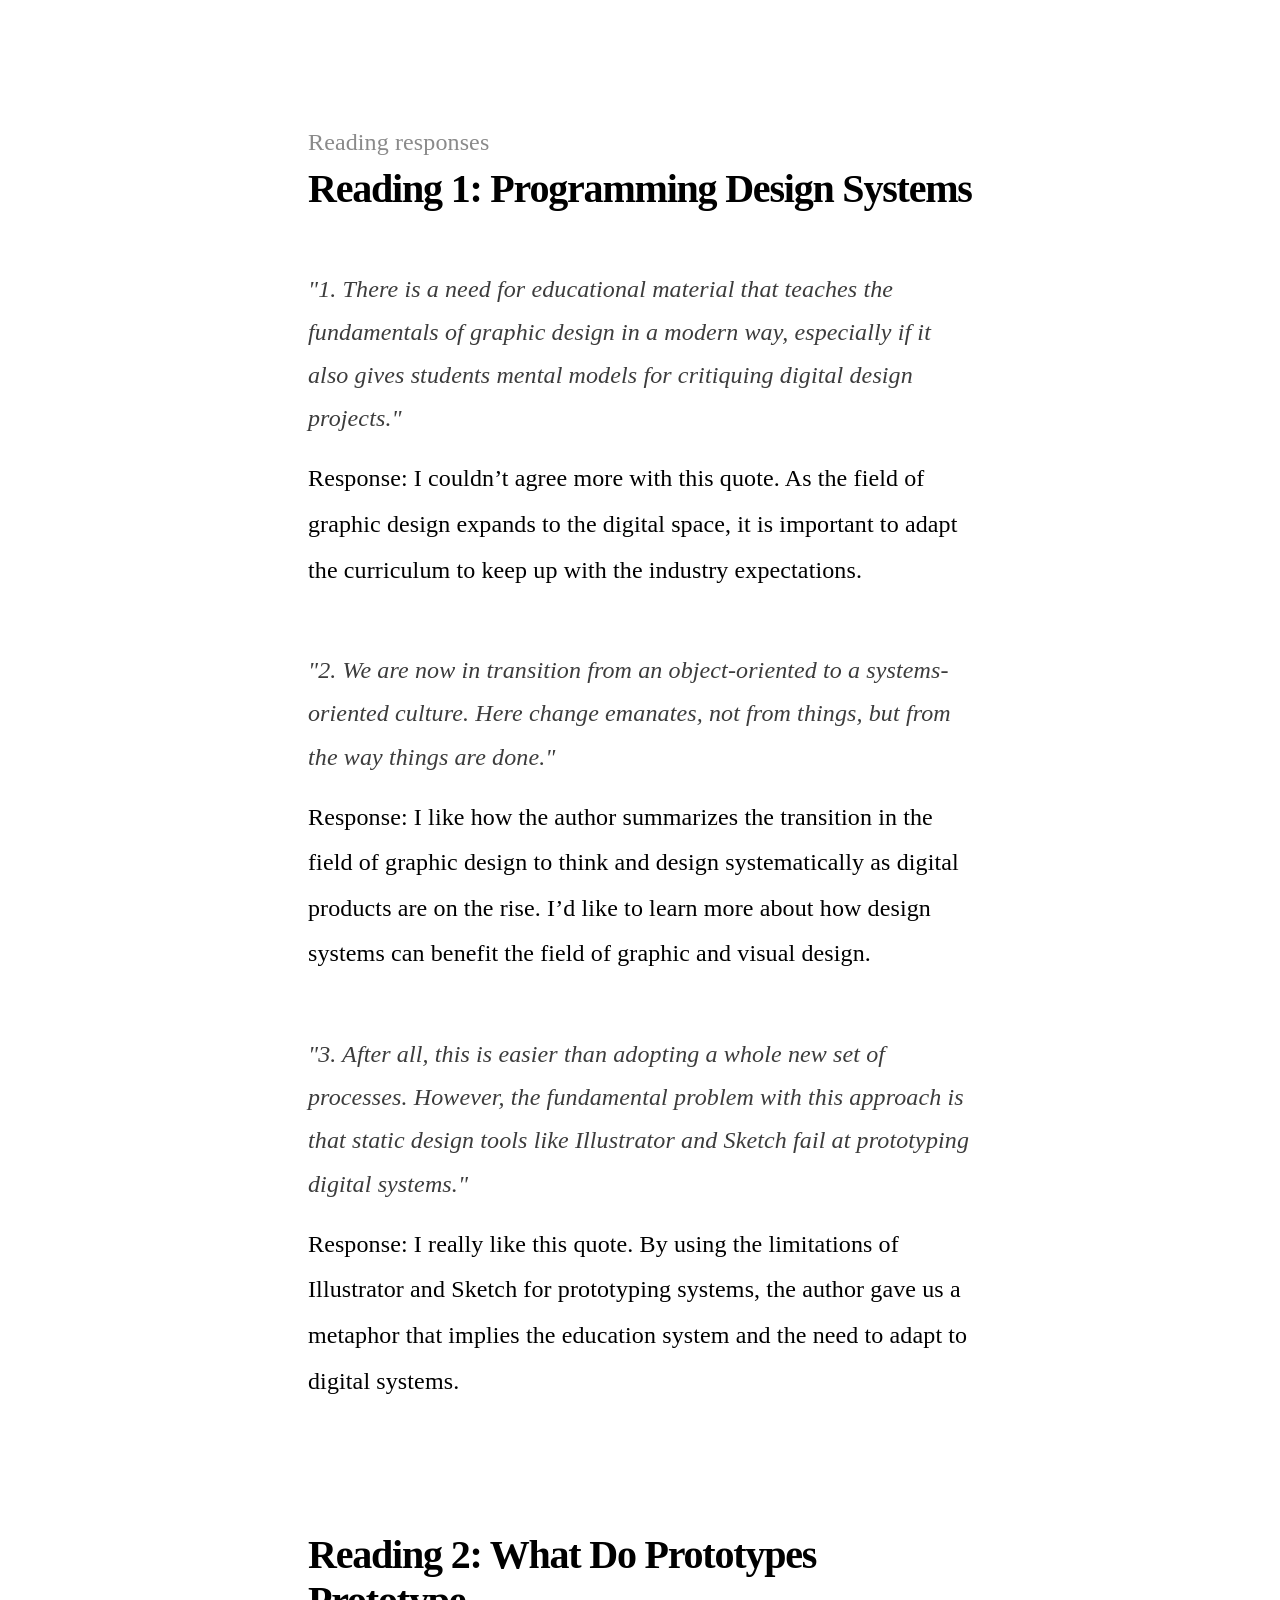
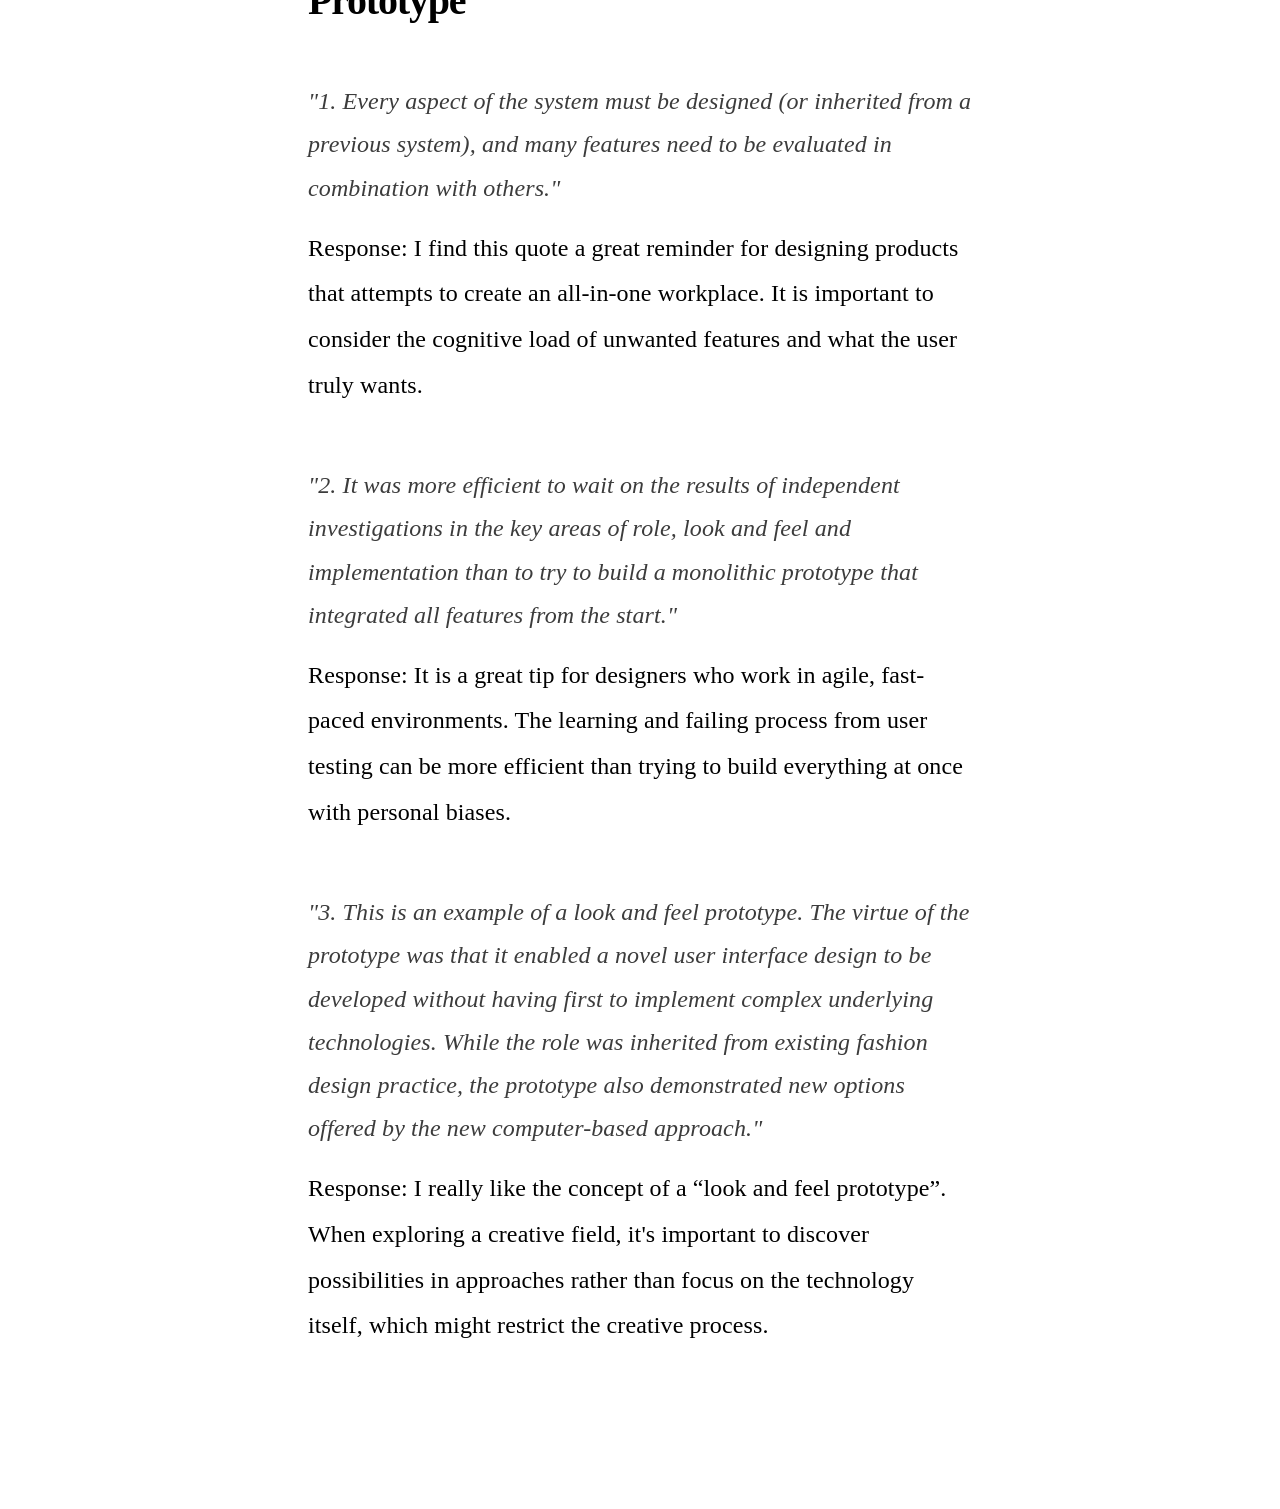
<file: week 5/index.html>
<!DOCTYPE html>
<html lang="en">
<head>
    <meta charset="UTF-8">
    <link rel="stylesheet" href="style.css">
    <meta name="viewport" content="width=device-width, initial-scale=1.0">
    <title>Reading responses</title>
</head>

<body>

    <header>
        Reading responses
    </header>
    <h1>
       Reading 1: Programming Design Systems
    </h1>

    <h2>
        "1. There is a need for educational material that teaches the fundamentals of graphic design in a modern way, especially if it also gives students mental models for critiquing digital design projects."
    </h2>
    
    Response: I couldn’t agree more with this quote. As the field of graphic design expands to the digital space, it is important to adapt the curriculum to keep up with the industry expectations.

    <h2>
        "2. We are now in transition from an object-oriented to a systems-oriented culture. Here change emanates, not from things, but from the way things are done."

    </h2>
    Response: I like how the author summarizes the transition in the field of graphic design to think and design systematically as digital products are on the rise. I’d like to learn more about how design systems can benefit the field of graphic and visual design.

    <h2>
        "3. After all, this is easier than adopting a whole new set of processes. However, the fundamental problem with this approach is that static design tools like Illustrator and Sketch fail at prototyping digital systems."

    </h2>
    Response: I really like this quote. By using the limitations of Illustrator and Sketch for prototyping systems, the author gave us a metaphor that implies the education system and the need to adapt to digital systems.

    <h1>
        Reading 2: What Do Prototypes Prototype
    </h1>

    <h2>
        "1. Every aspect of the system must be designed (or inherited from a previous system), and many features need to be evaluated in combination with others."
    </h2>
    Response: I find this quote a great reminder for designing products that attempts to create an all-in-one workplace. It is important to consider the cognitive load of unwanted features and what the user truly wants. 

    <h2>
        "2. It was more efficient to wait on the results of independent investigations in the key areas of role, look and feel and implementation than to try to build a monolithic prototype that integrated all features from the start."
    </h2>
    Response: It is a great tip for designers who work in agile, fast-paced environments. The learning and failing process from user testing can be more efficient than trying to build everything at once with personal biases.
    <h2>
        "3. This is an example of a look and feel prototype. The virtue of the prototype was that it enabled a novel user interface design to be developed without having first to implement complex underlying technologies. While the role was inherited from existing fashion design practice, the prototype also demonstrated new options offered by the new computer-based approach."

    </h2>
    Response: I really like the concept of a “look and feel prototype”. When exploring a creative field, it's important to discover possibilities in approaches rather than focus on the technology itself, which might restrict the creative process.

</body>
</html>
</file>
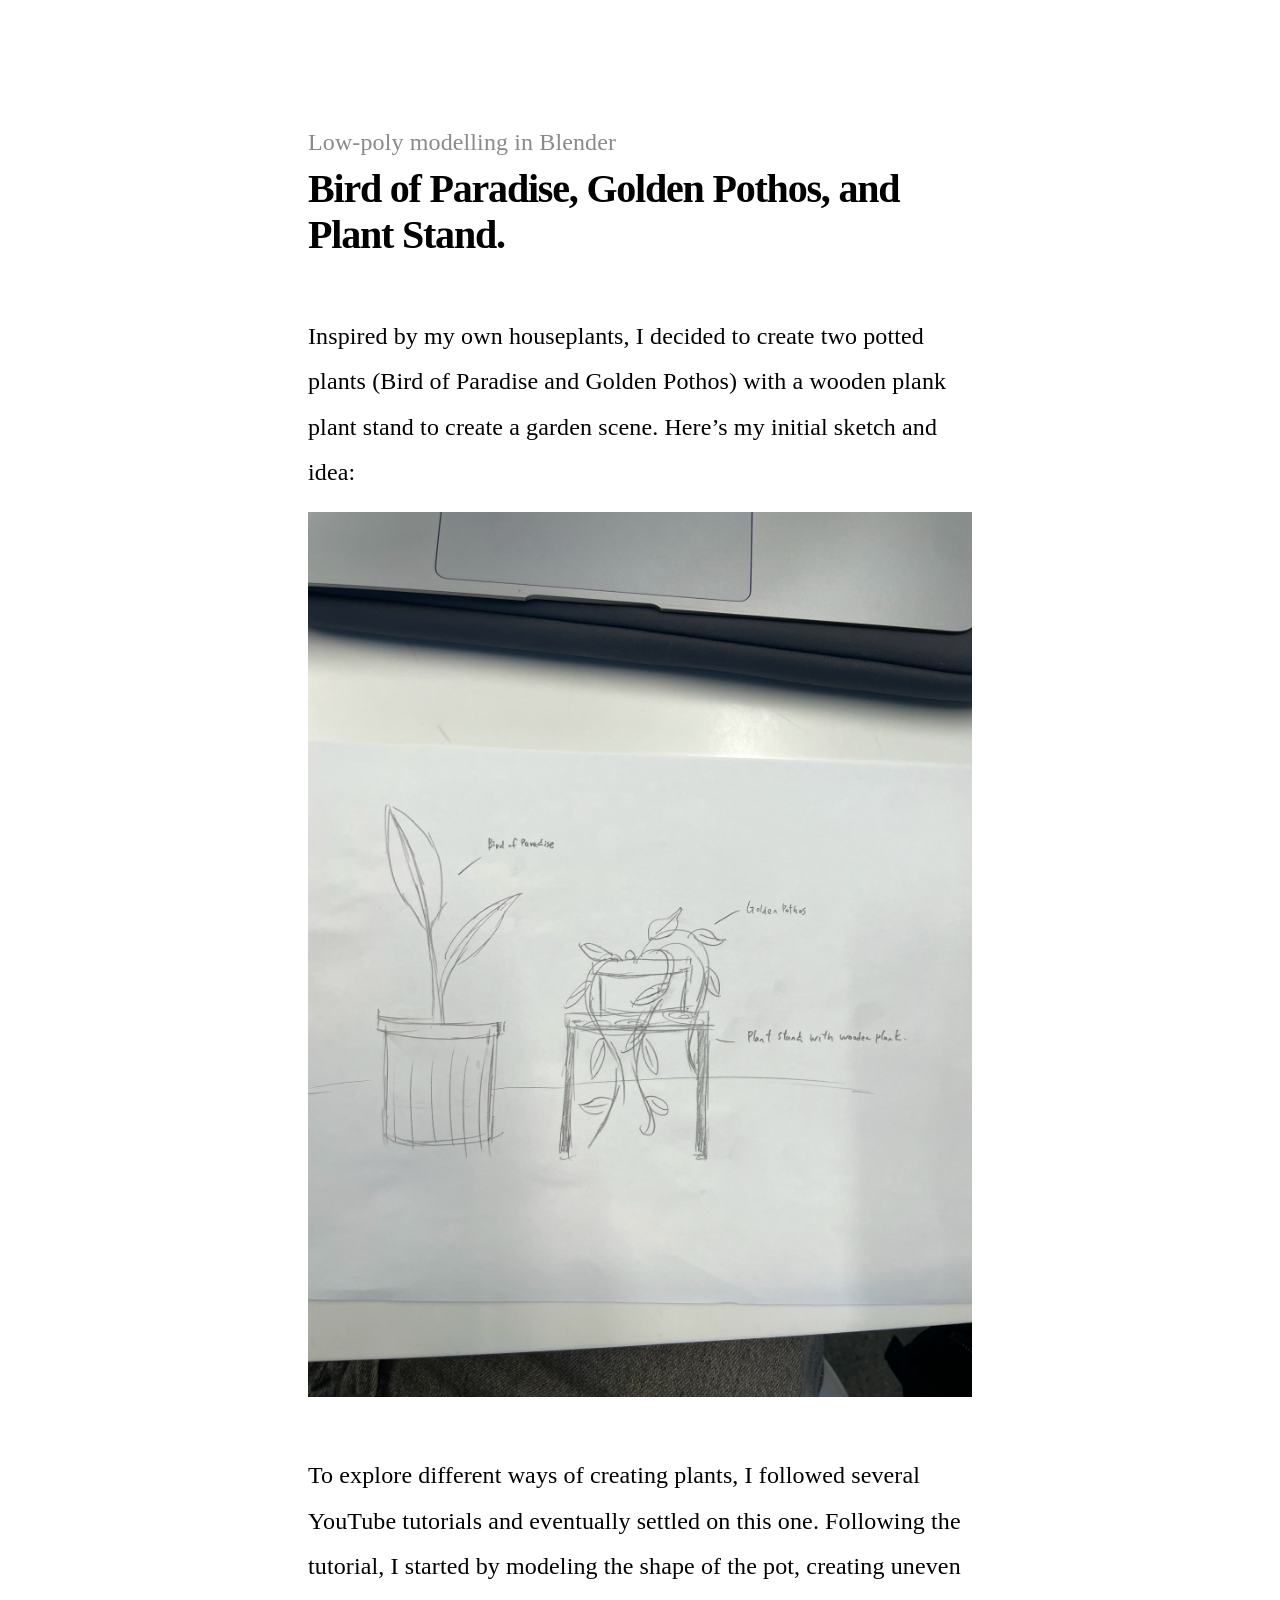
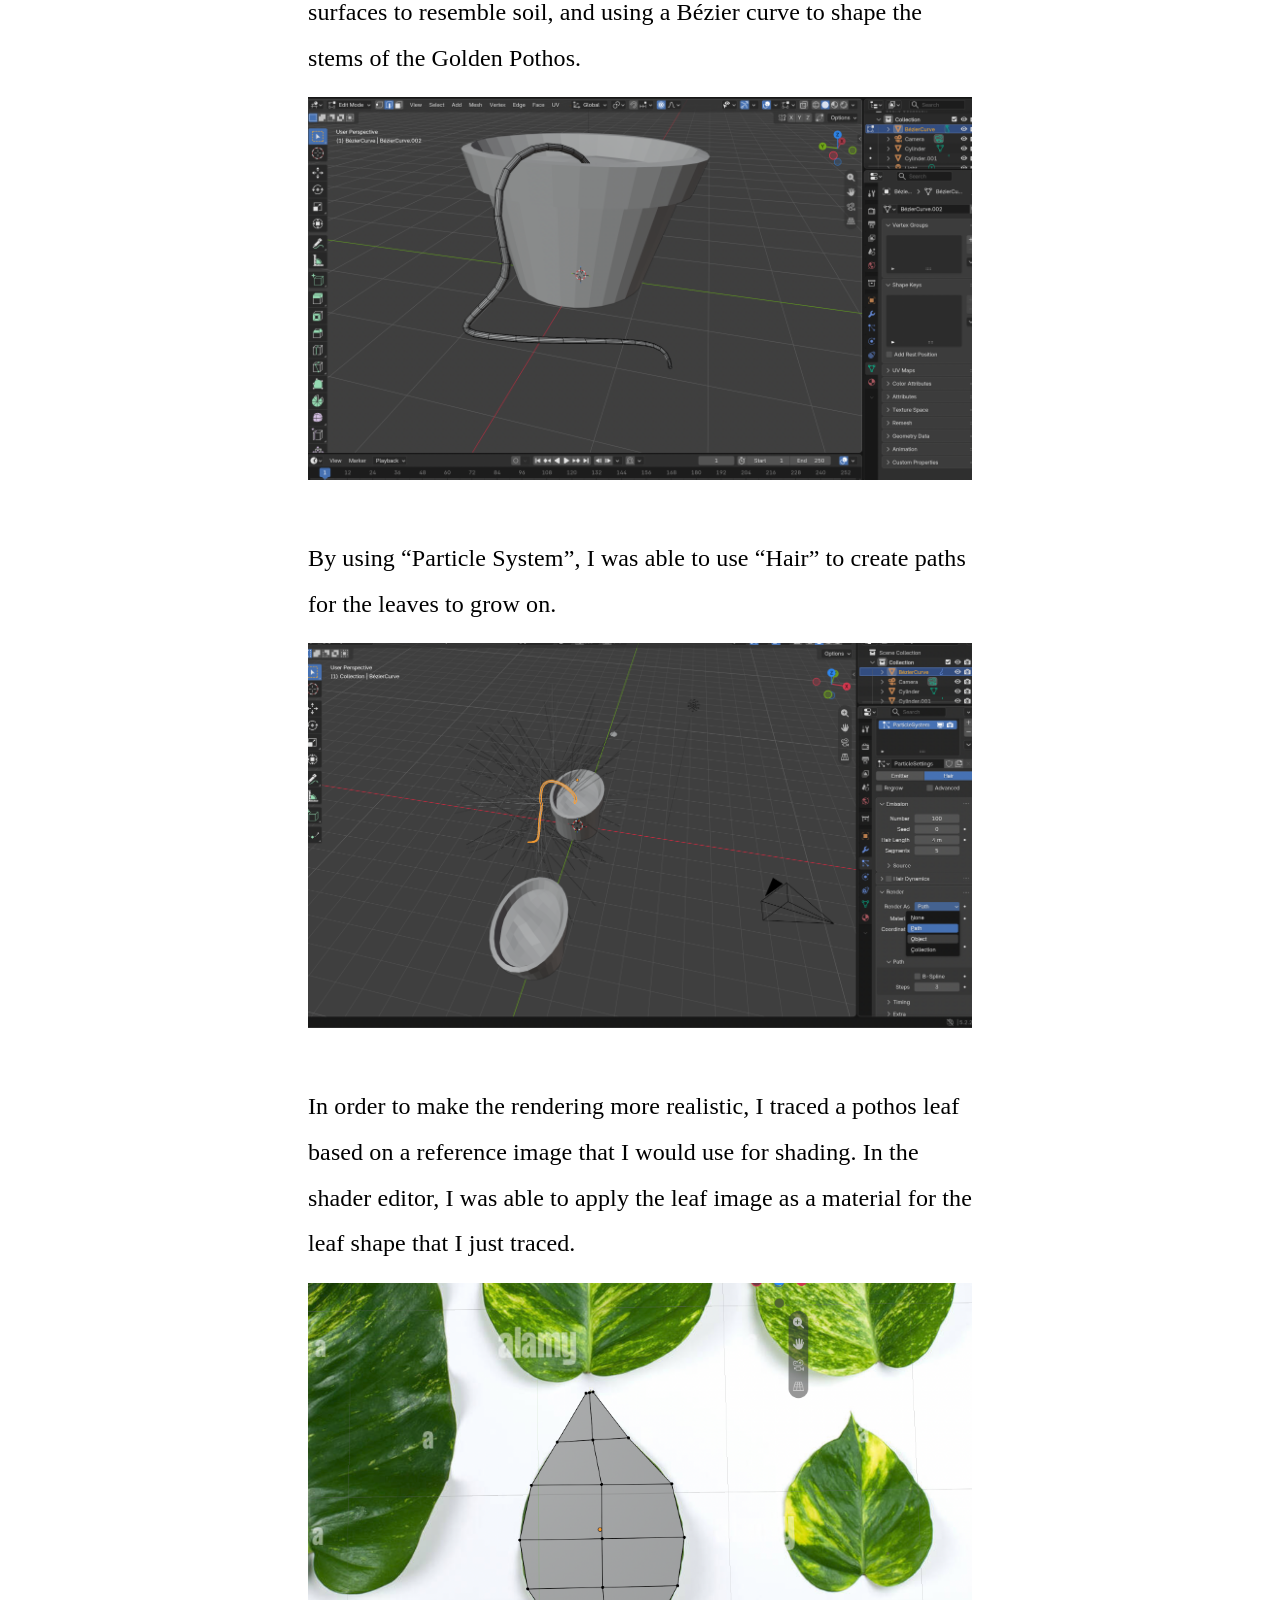
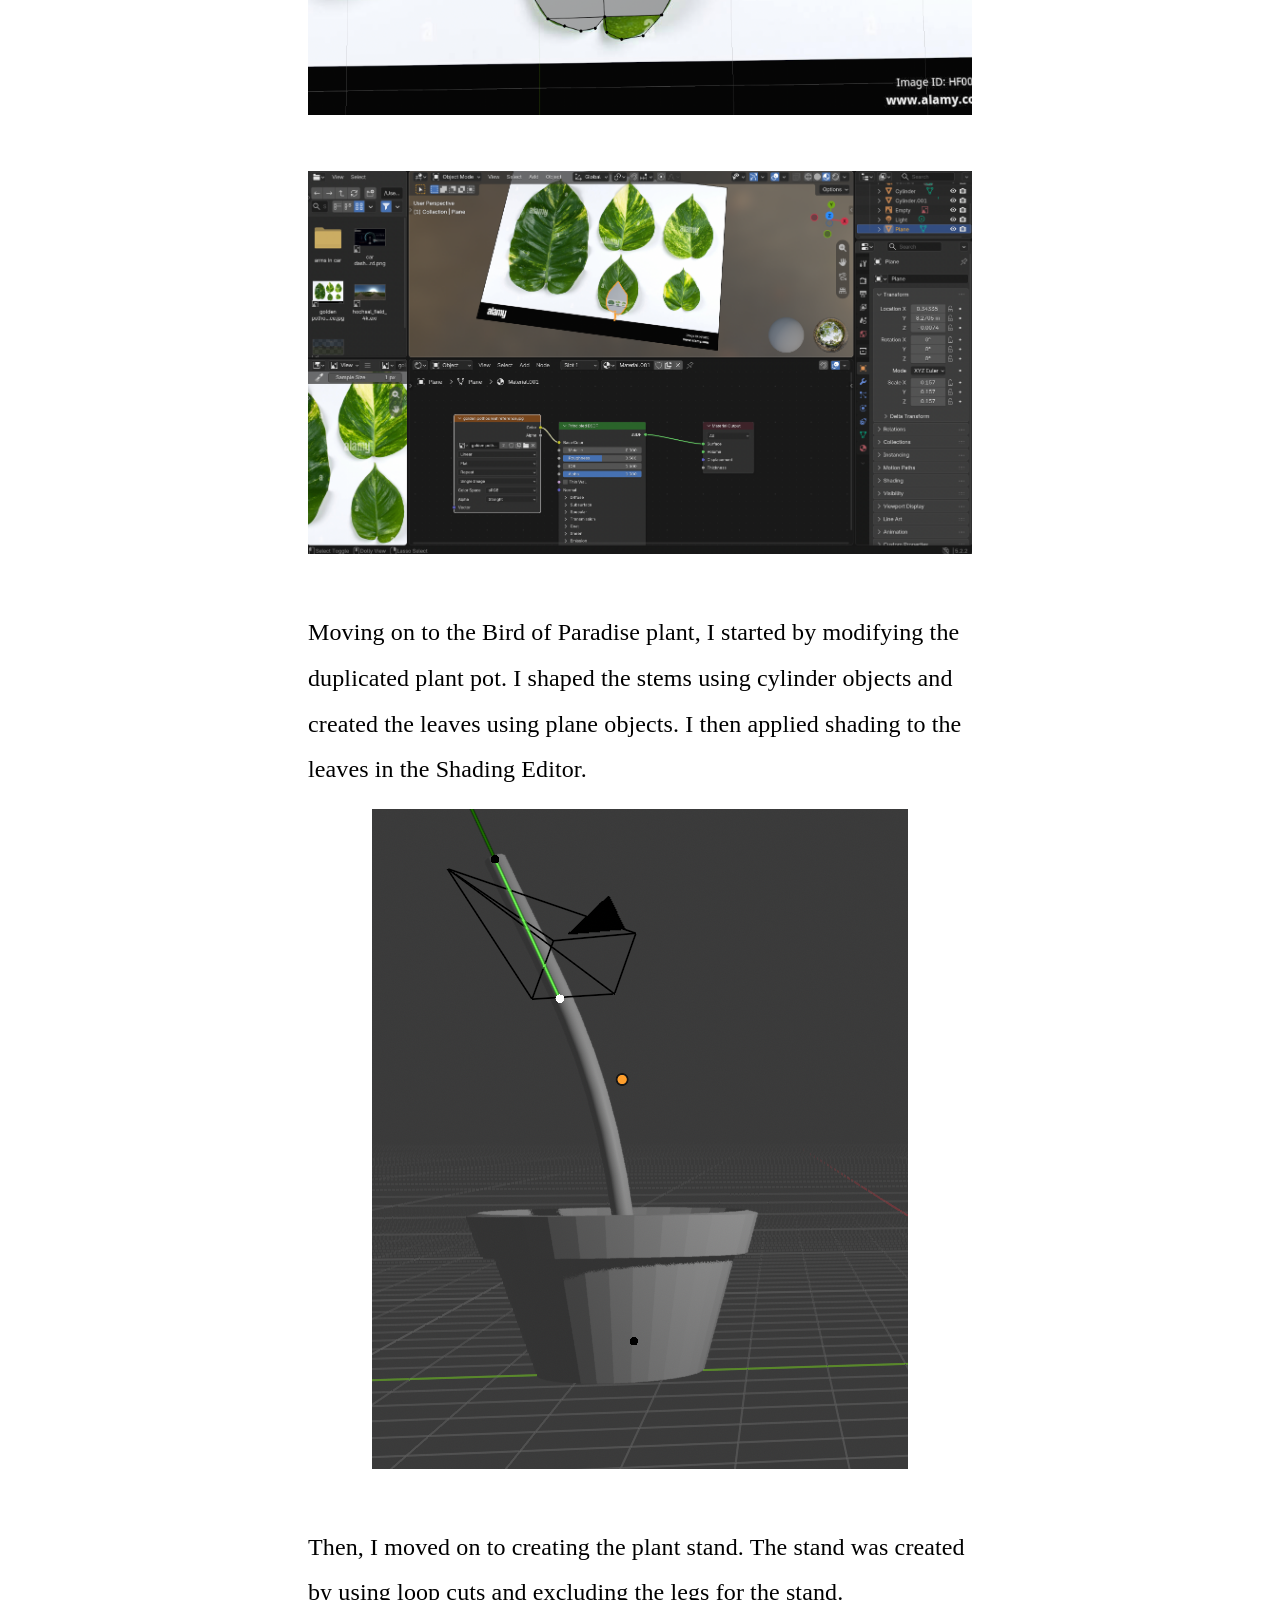
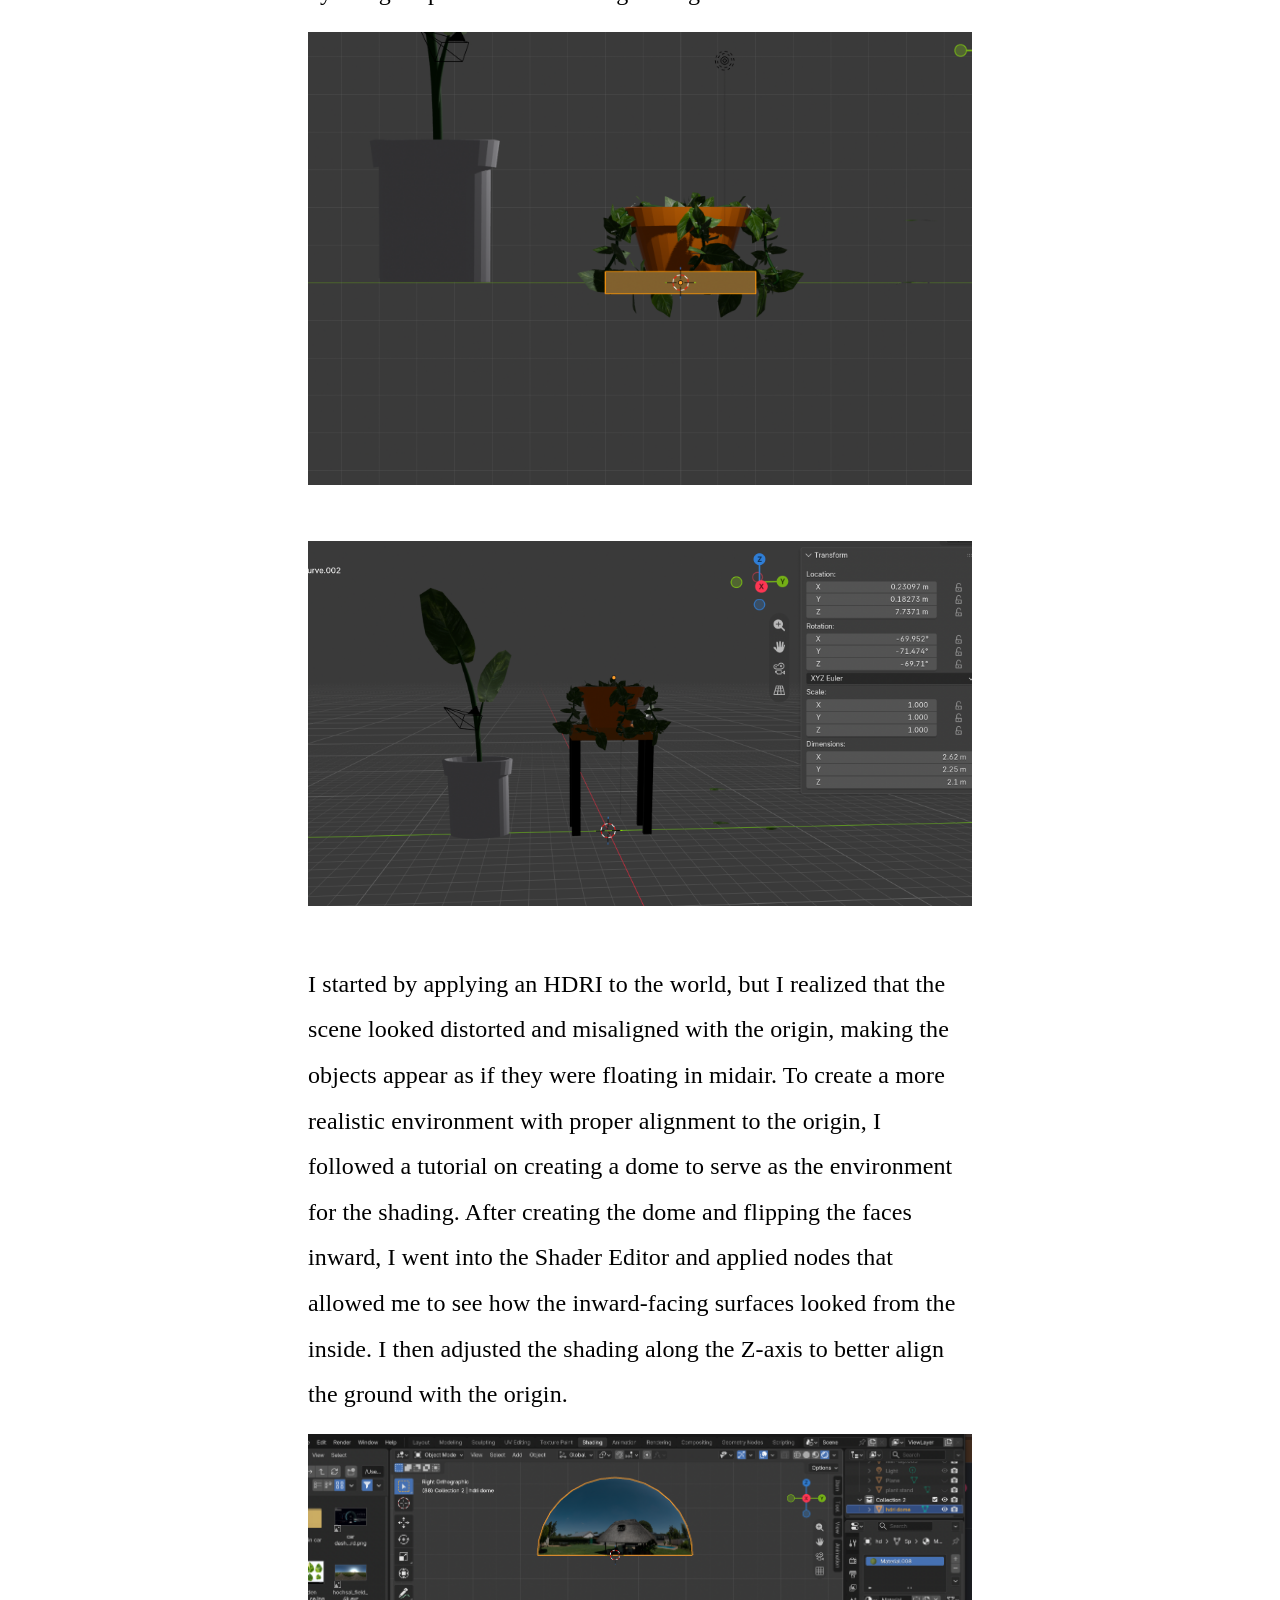
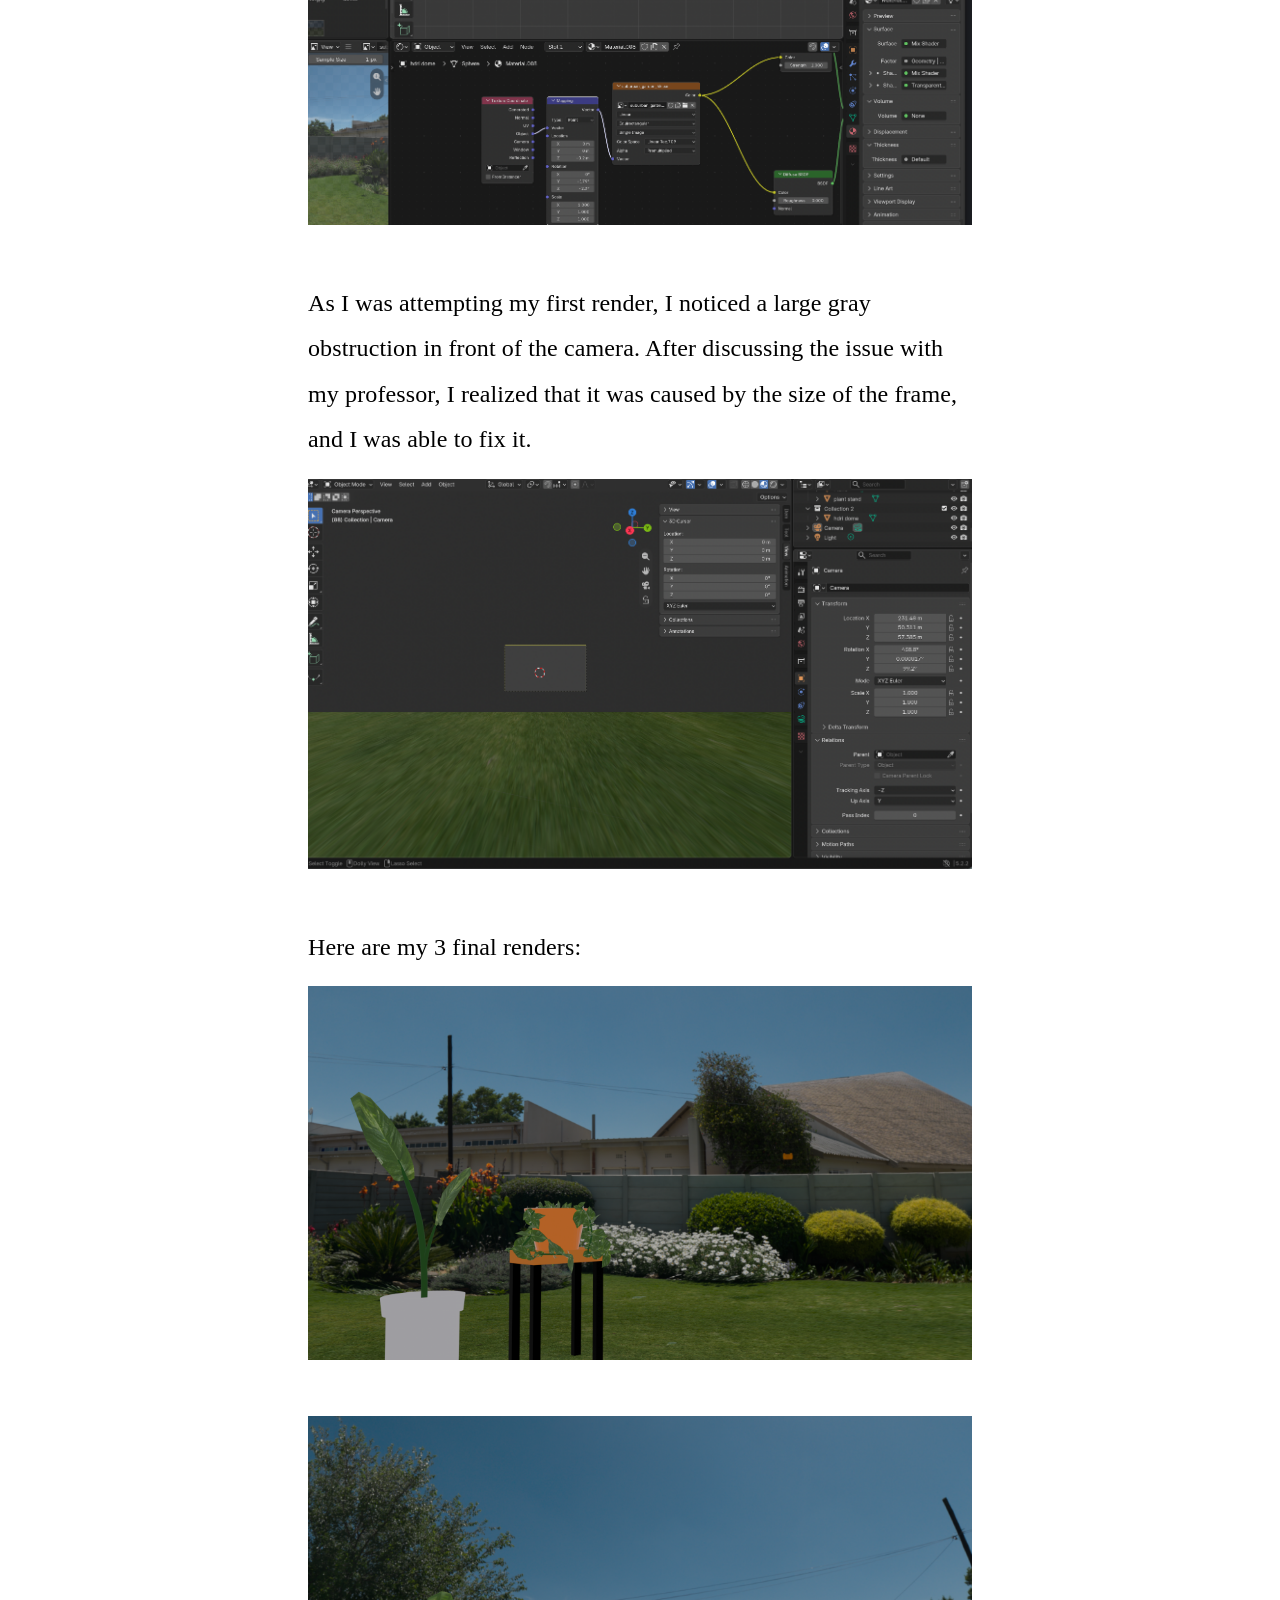
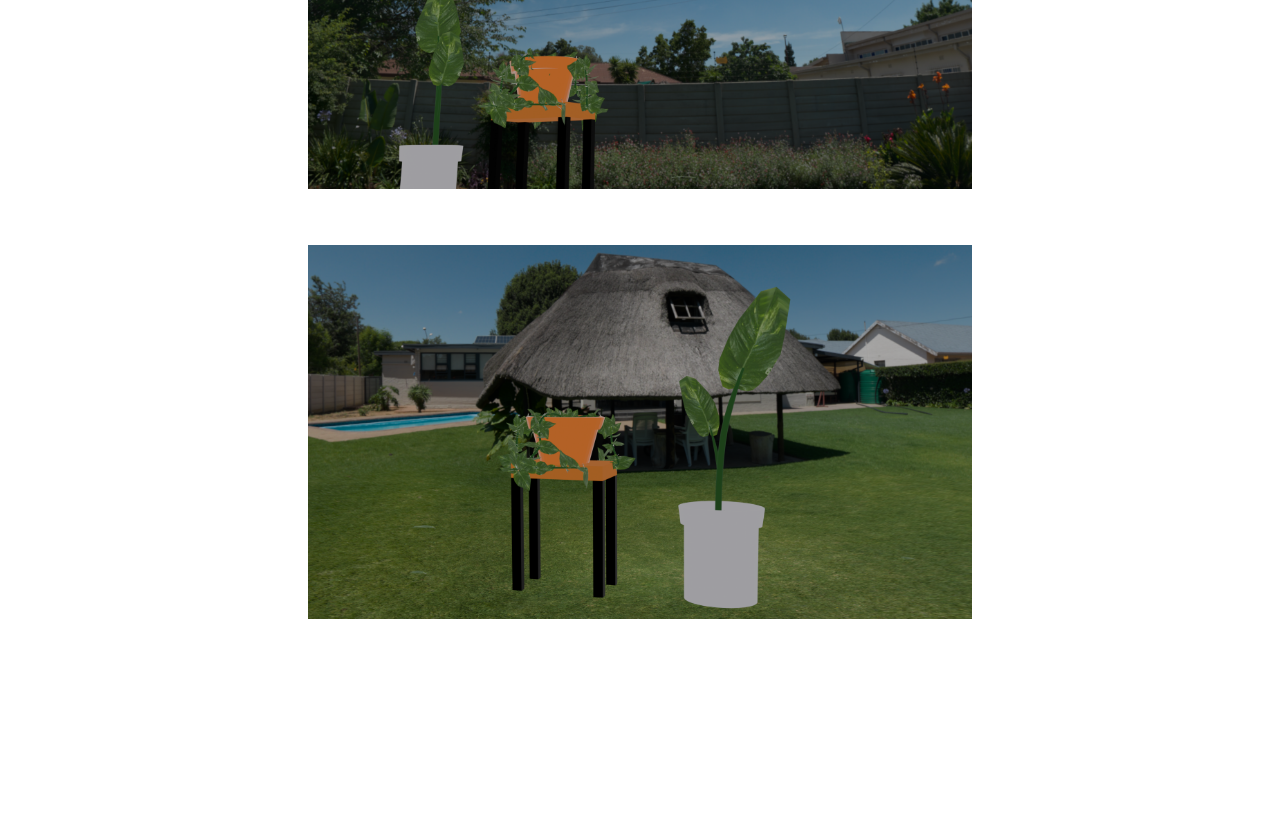
<file: week 5/Low-poly modelling in Blender/index.html>
<!DOCTYPE html>
<html lang="en">
<head>
    <meta charset="UTF-8">
    <link rel="stylesheet" href="style.css">
    <meta name="viewport" content="width=device-width, initial-scale=1.0">
    <title>Reading responses</title>
</head>

<body>

    <header>
        Low-poly modelling in Blender
    </header>

    <main>
        <h1>
       Bird of Paradise, Golden Pothos, and Plant Stand.
        </h1>
        
        Inspired by my own houseplants, I decided to create two potted plants (Bird of Paradise and Golden Pothos) with a wooden plank plant stand to create a garden scene.
        Here’s my initial sketch and idea:

        <img src="images/plant sketch.png" alt="step0">

        To explore different ways of creating plants, I followed several YouTube tutorials and eventually settled on this one.
        Following the tutorial, I started by modeling the shape of the pot, creating uneven surfaces to resemble soil, and using a Bézier curve to shape the stems of the Golden Pothos.
        <img src="images/plant.v2.step1.png" alt="step1">

        By using “Particle System”, I was able to use “Hair” to create paths for the leaves to grow on.
        <img src="images/plant.v2.step2.png" alt="step2">
        
        In order to make the rendering more realistic, I traced a pothos leaf based on a reference image that I would use for shading. In the shader editor, I was able to apply the leaf image as a material for the leaf shape that I just traced.
         <img src="images/plant.v2.step3.png" alt="step3">
         <img src="images/plant.v2.step4.png" alt="step4">
        
        Moving on to the Bird of Paradise plant, I started by modifying the duplicated plant pot. I shaped the stems using cylinder objects and created the leaves using plane objects. I then applied shading to the leaves in the Shading Editor.
        <img src="images/plant.v2.step5.png" alt="step5">

        Then, I moved on to creating the plant stand. The stand was created by using loop cuts and excluding the legs for the stand.
        <img src="images/plant.v2.step6.png" alt="step6">
        <img src="images/plant.v2.step7.png" alt="step7">
       
        I started by applying an HDRI to the world, but I realized that the scene looked distorted and misaligned with the origin, making the objects appear as if they were floating in midair. To create a more realistic environment with proper alignment to the origin, I followed a tutorial on creating a dome to serve as the environment for the shading. After creating the dome and flipping the faces inward, I went into the Shader Editor and applied nodes that allowed me to see how the inward-facing surfaces looked from the inside. I then adjusted the shading along the Z-axis to better align the ground with the origin.
        <img src="images/plant.v2.step9.png" alt="step9">
        
        As I was attempting my first render, I noticed a large gray obstruction in front of the camera. After discussing the issue with my professor, I realized that it was caused by the size of the frame, and I was able to fix it.
        <img src="images/plant.v2.step10.png" alt="step10">
         
        Here are my 3 final renders:
        <img src="images/plant.v2.render.1.png" alt="render1">
        <img src="images/plant.v2.render.2.png" alt="render2">
        <img src="images/plant.v2.render.3.png" alt="render3">
    </main>
    
</body>
</html>
</file>
<file: week 5/style.css>
Responses · CSS
/* Modern minimalist reading-responses stylesheet */
 
:root {
  --text: #1c1c1c;
  --grey: #8a8a8a;
  --bg: #e2e2e2;
  --sans: "Inter", -apple-system, BlinkMacSystemFont, "Segoe UI", Roboto, Helvetica, Arial, sans-serif;
}
 
*, *::before, *::after { box-sizing: border-box; }
 
html { -webkit-text-size-adjust: 100%; }
 
body {
  max-width: 720px;
  margin: 0 auto;
  padding: 120px 28px 160px;
  background: var(--bg);
  color: var(--text);
  font-family: var(--sans);
  font-size: 1.5rem;
  font-weight: 400;
  line-height: 1.9;
  letter-spacing: 0.005em;
  -webkit-font-smoothing: antialiased;
}
 

header {
    color: #8a8a8a;
}
/* Section titles */
h1 {
  margin: 0 0 3.5rem;
  font-size: 2.5rem;
  font-weight: 600;
  line-height: 1.15;
  letter-spacing: -0.03em;
  
  
}
 
/* Space before the second (and any later) section */
h1:not(:first-of-type) {
  margin-top: 8rem;
}
 
/* Quotes: italic and grey */
h2 {
  margin: 3.5rem 0 1rem;
  font-size: 1.5rem;
  font-weight: 400;
  font-style: italic;
  line-height: 1.8;
  color: #3c3c3c;
}
 
/* Keep the first quote close to its section title */
h1 + h2 { 
  margin-top: 0;
}
 
/* Mobile */
@media (max-width: 600px) {
  body { padding: 72px 22px 100px; }
  h1 { font-size: 2rem; margin-bottom: 2.5rem; }
  h1:not(:first-of-type) { margin-top: 5rem; }
  h2 { margin-top: 2.75rem; }}
</file>
<file: week 5/Low-poly modelling in Blender/style.css>
Responses · CSS
/* Modern minimalist reading-responses stylesheet */
 
:root {
  --text: #1c1c1c;
  --grey: #8a8a8a;
  --bg: #e2e2e2;
  --sans: "Inter", -apple-system, BlinkMacSystemFont, "Segoe UI", Roboto, Helvetica, Arial, sans-serif;
}
 
*, *::before, *::after { box-sizing: border-box; }
 
html { -webkit-text-size-adjust: 100%; }
 
body {
  max-width: 720px;
  margin: 0 auto;
  padding: 120px 28px 160px;
  background: var(--bg);
  color: var(--text);
  font-family: var(--sans);
  font-size: 1.5rem;
  font-weight: 400;
  line-height: 1.9;
  letter-spacing: 0.005em;
  -webkit-font-smoothing: antialiased;
}
 
img {
     display: block;
    max-width: 100%;
    height: auto;
     margin: 0 auto;
     margin-top: 1rem;
     margin-bottom: 3.5rem;
}

header {
    color: #8a8a8a;
}
/* Section titles */
h1 {
  margin: 0 0 3.5rem;
  font-size: 2.5rem;
  font-weight: 600;
  line-height: 1.15;
  letter-spacing: -0.03em;
  
  
}
 
/* Space before the second (and any later) section */
h1:not(:first-of-type) {
  margin-top: 8rem;
}
 
/* Quotes: italic and grey */
h2 {
  margin: 3.5rem 0 1rem;
  font-size: 1.5rem;
  font-weight: 400;
  font-style: italic;
  line-height: 1.8;
  color: #3c3c3c;
}
 
/* Keep the first quote close to its section title */
h1 + h2 { 
  margin-top: 0;
}
 
/* Mobile */
@media (max-width: 600px) {
  body { padding: 72px 22px 100px; }
  h1 { font-size: 2rem; margin-bottom: 2.5rem; }
  h1:not(:first-of-type) { margin-top: 5rem; }
  h2 { margin-top: 2.75rem; }}
</file>
